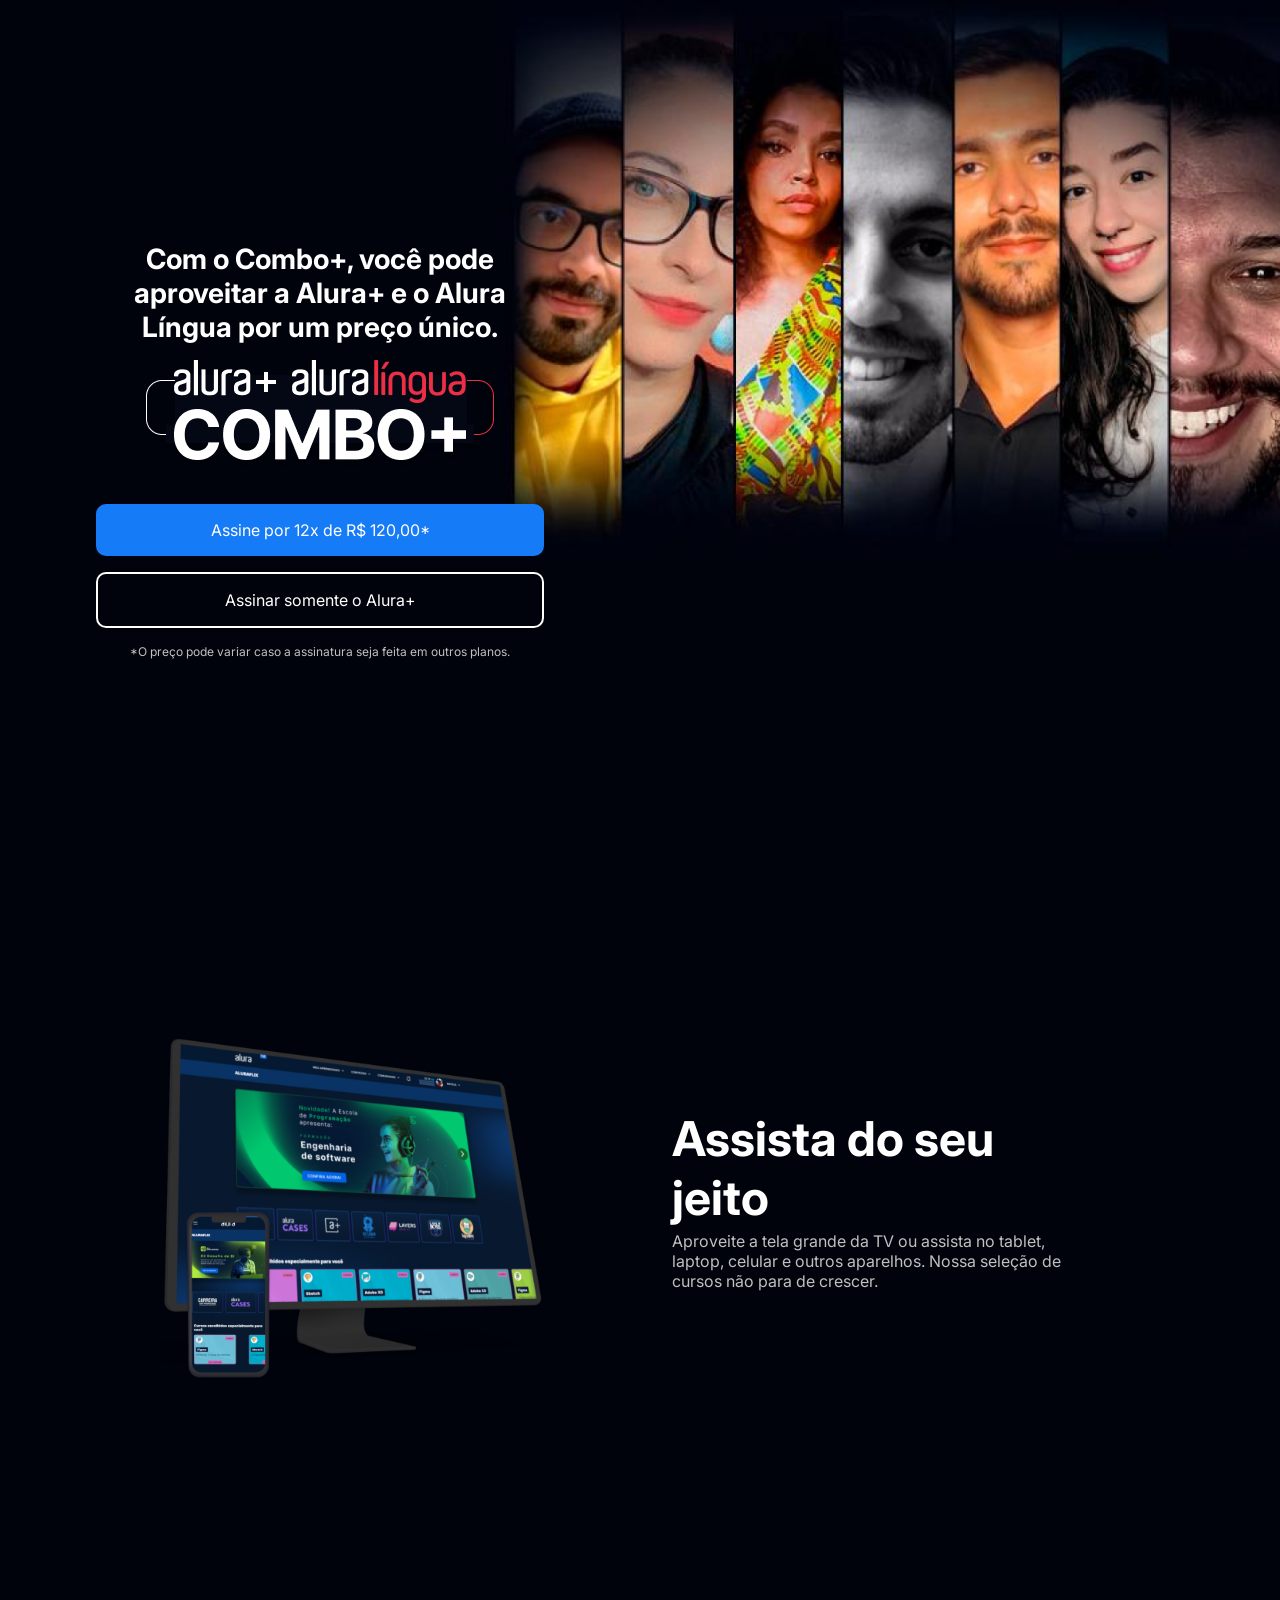
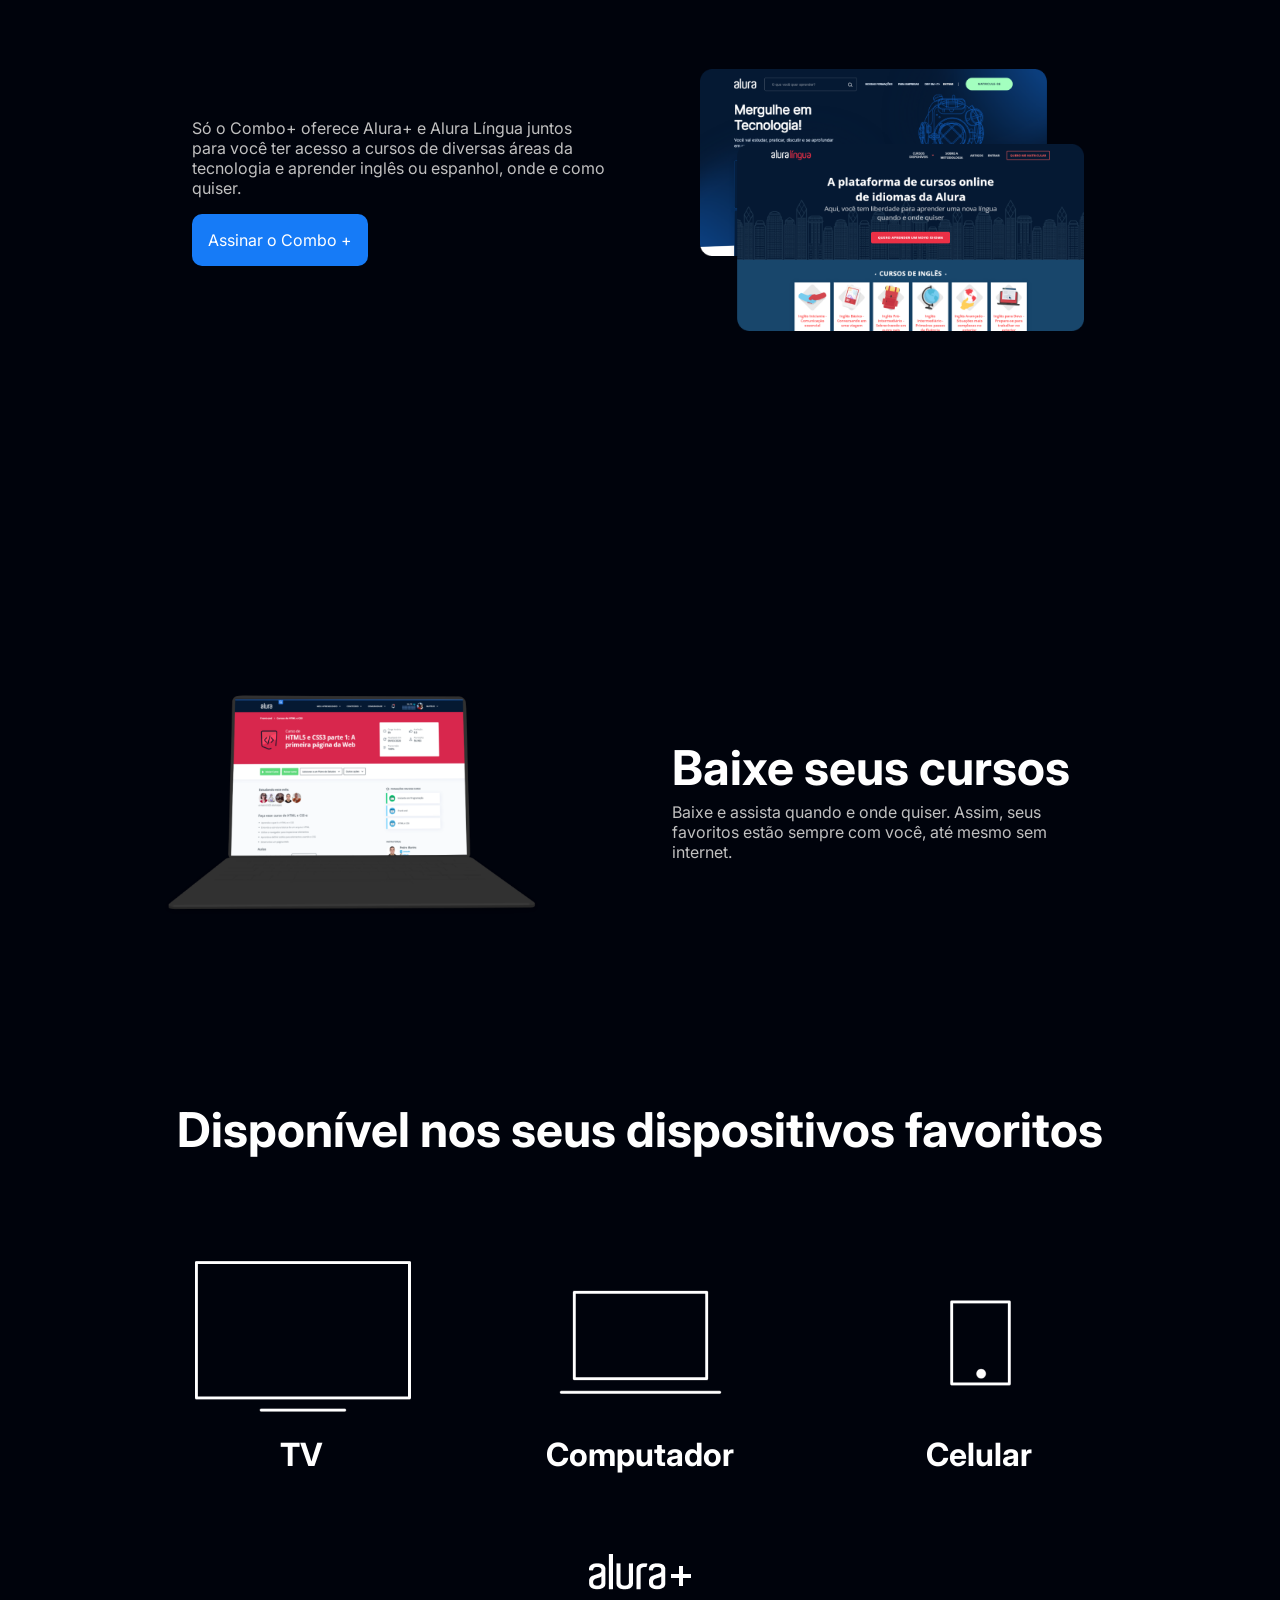
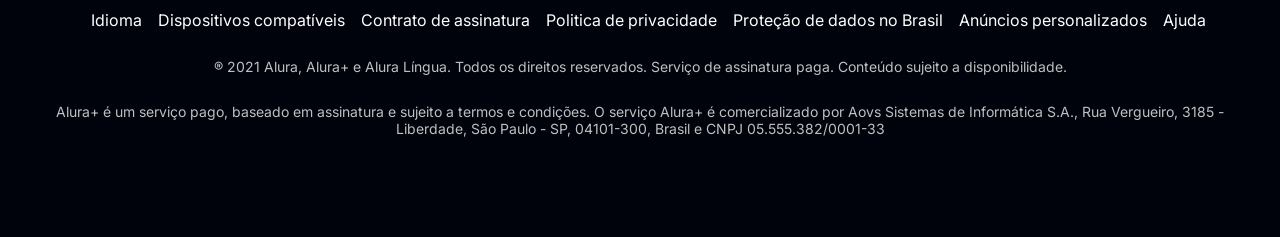
<file: alura-plus/index.html>
<!DOCTYPE html>
<html lang="pt-br">
<head>
    <meta charset="UTF-8">
    <meta name="viewport" content="width=device-width, initial-scale=1.0">
    <title>Alura PLus</title>
    <link rel="shortcut icon" href="img/favicon_renato.ico" type="image/x-icon">
    <link rel="stylesheet" href="style.css">
    <link rel="preconnect" href="https://fonts.googleapis.com">
<link rel="preconnect" href="https://fonts.gstatic.com" crossorigin>
<link href="https://fonts.googleapis.com/css2?family=Inter:ital,opsz,wght@0,14..32,100..900;1,14..32,100..900&display=swap" rel="stylesheet">
</head>
<body>
    <section class="principal container">
        <div class="container__caixa">
            <h1 class="container__titulo">Com o Combo+, você pode aproveitar a Alura+ e o Alura Língua por um preço único.</h1>
            <img class="container__imagem" src="img/Combo.png" alt="O combo mais é a junção do Alura+ e o Alura língua">
            <a class="container__botao" href="https://www.alura.com.br/" target="_blank">Assine por 12x de R$ 120,00*</a>
            <a class="container__botao botao_secundario" href="https://www.alura.com.br/" target="_blank">Assinar somente o Alura+</a>
            <p class="container__aviso">*O preço pode variar caso a assinatura seja feita em outros planos.</p>
        </div>
    </section>

    <section class="container secundario">
        <img class="secundario__imagem" src="img/Plataformas.png" alt="Um monitor e um celular com Alura plus aberto">
        <div class="container__descricao">
            <h2 class="descricao__titulo">Assista do seu jeito</h2>
            <p class="descricao__texto">Aproveite a tela grande da TV ou assista no tablet, laptop, celular e outros aparelhos. Nossa seleção de cursos não para de crescer.</p>
        </div>
    </section>

    <section class="container secundario">
        <div class="container__descricao">
            <p class="descricao__texto">Só o Combo+ oferece Alura+ e Alura Língua juntos para você ter acesso a cursos de diversas áreas da tecnologia e aprender inglês ou espanhol, onde e como quiser.</p>
            <a class="container__botao secundario__botao" href="https://www.alura.com.br/">Assinar o Combo +</a>
        </div>
        <img class="secundario__imagem direita" src="img/Telas.png" alt="Tela do Alura Plus e do Alura Línguas">
    </section>

    <section class="container secundario">
        <img class="secundario__imagem" src="img/Notebook.png" alt="Um notebook com cursos da Alura">
        <div class="container__descricao">
            <h2 class="descricao__titulo">Baixe seus cursos</h2>
            <p class="descricao__texto">Baixe e assista quando e onde quiser. Assim, seus favoritos estão sempre com você, até mesmo sem internet.</p>
        </div>
    </section>

    <section class="dispositivos">
        <h2 class="dispositivos__titulo">Disponível nos seus dispositivos favoritos</h2>
        <ul class="dispositivos__lista">
            <li>
                <img src="img/tv.png" alt="ícone de televisão">
                <h3 class="lista__item">TV</h3>
            </li>
            <li>
                <img src="img/computador.png" alt="ícone de computador">
                <h3 class="lista__item">Computador</h3>
            </li>
            <li>
                <img src="img/celular.png" alt="ícone de celular">
                <h3 class="lista__item">Celular</h3>
            </li>
        </ul>
    </section>

    <footer class="rodape">
        <img class="rodape__logo" src="img/Logo.png" alt="Alura plus">
        <ul class="rodape__lista">
            <li class="lista__link">
                <a href="#">Idioma</a>
            </li>
            <li class="lista__link">
                <a href="#">Dispositivos compatíveis</a>
            </li>
            <li class="lista__link">
                <a href="#">Contrato de assinatura</a>
            </li>
            <li class="lista__link">
                <a href="#">Politica de privacidade</a>
            </li>
            <li class="lista__link">
                <a href="#">Proteção de dados no Brasil</a>
            </li>
            <li class="lista__link">
                <a href="#">Anúncios personalizados</a>
            </li>
            <li class="lista__link">
                <a href="#">Ajuda</a>
            </li>
        </ul>
        <p class="rodape__texto">® 2021 Alura, Alura+ e Alura Língua. Todos os direitos reservados. Serviço de assinatura paga. Conteúdo sujeito a disponibilidade.</p>
        <p class="rodape__texto">Alura+ é um serviço pago, baseado em assinatura e sujeito a termos e condições. O serviço Alura+ é comercializado por Aovs Sistemas de Informática S.A., Rua Vergueiro, 3185 - Liberdade, São Paulo - SP, 04101-300, Brasil e CNPJ 05.555.382/0001-33</p>
    </footer>
</body>
</html>
</file>
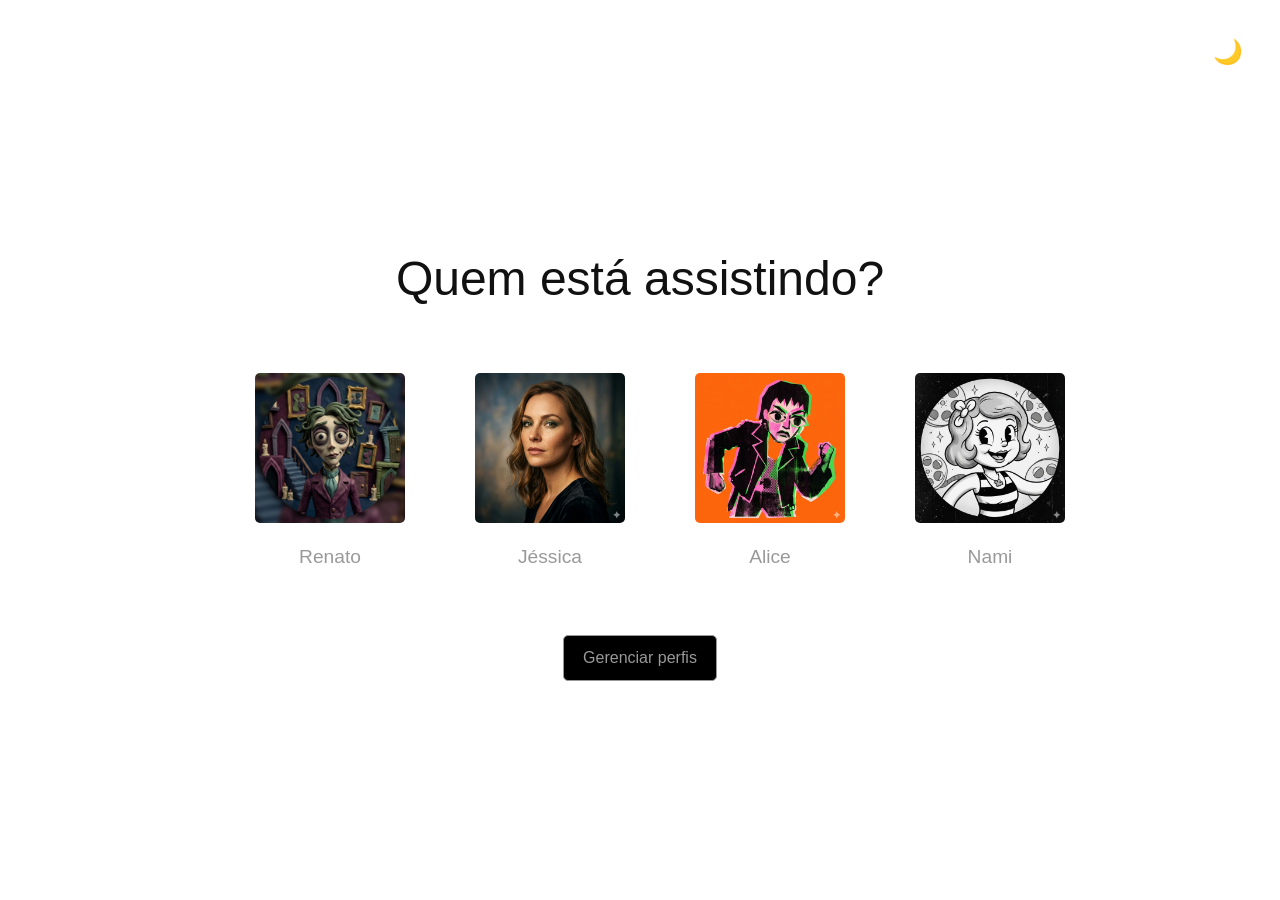
<file: netflix/index.html>
<!DOCTYPE html>
<html lang="pt-br">
<head>
    <meta charset="UTF-8">
    <meta name="viewport" content="width=device-width, initial-scale=1.0">
    <title>Netflix</title>
    <link rel="stylesheet" href="style.css">
</head>
<body>
    <main>
        <h1>Quem está assistindo?</h1>
        <button id="theme-toggle" aria-label="Alternar entre modo claro e escuro">Modo Claro</button>
        <nav aria-label="Seleção de perfis">
            <ul class="profiles">
                <li class="profile">
                    <a href="catalogo/catalogo.html" class="perfil">
                        <img src="assets/perfil-1.png" alt="Perfil 1">
                        <p>Renato</p>
                    </a>
                </li>
                <li class="profile">
                    <a href="catalogo/catalogo.html" class="perfil">
                        <img src="assets/perfil-2.png" alt="Perfil 2">
                        <p>Jéssica</p>
                    </a>
                </li>
                <li class="profile">
                    <a href="catalogo/catalogo.html" class="perfil">
                        <img src="assets/perfil-3.png" alt="Perfil 3">
                        <p>Alice</p>
                    </a>
                </li>
                <li class="profile">
                    <a href="catalogo/catalogo.html" class="perfil">
                        <img src="assets/perfil-4.png" alt="Perfil 4">
                        <p>Nami</p>
                    </a>
                </li>
            </ul>
        </nav>
        <button id="manage-profiles">Gerenciar perfis</button>
    </main>

    
    <script src="script.js"></script>
    <script src="js/index.js"></script>
</body>
</html>
</file>
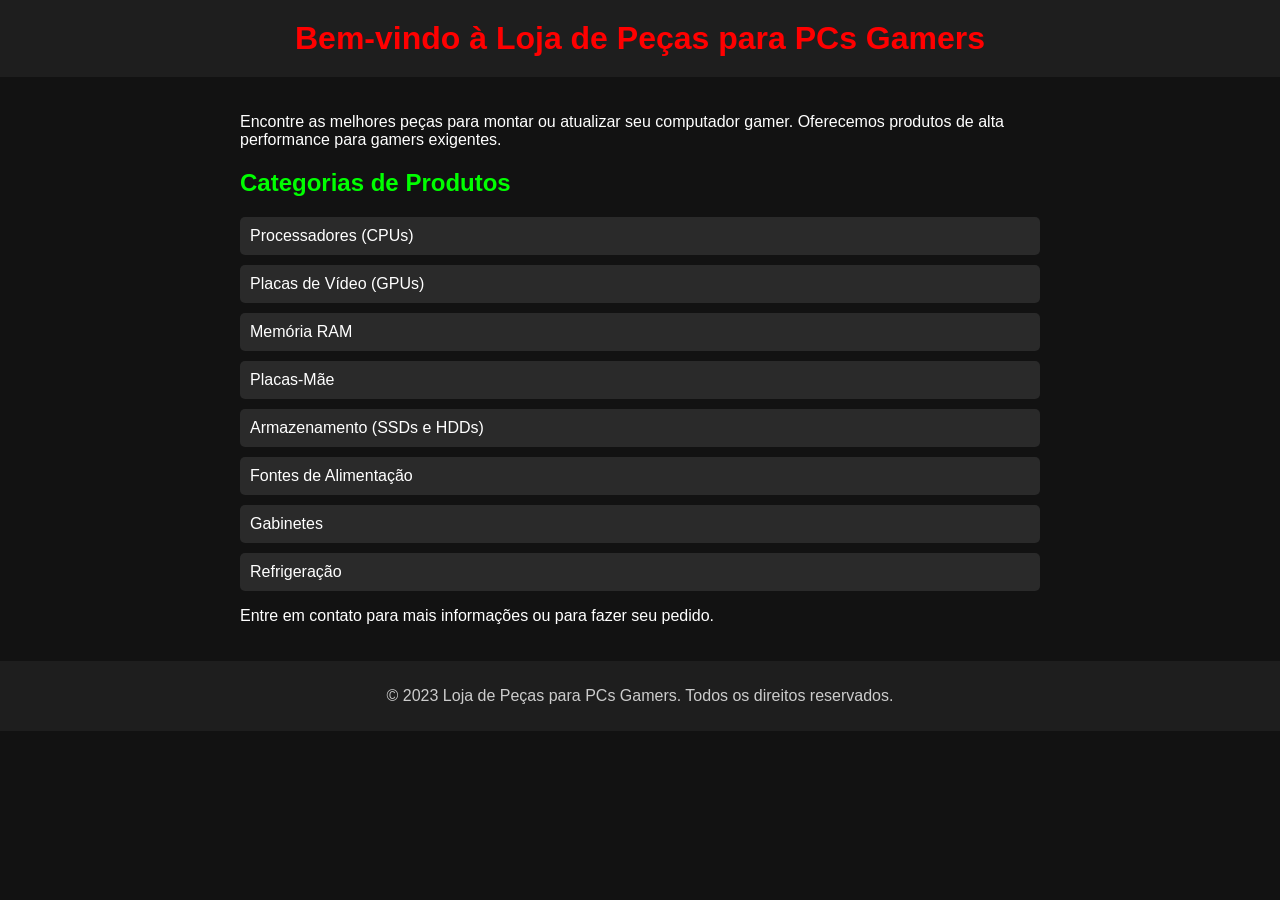
<file: primeiro-site/index.html>
<!DOCTYPE html>
<html lang="pt-br">
<head>
    <meta charset="UTF-8">
    <meta name="viewport" content="width=device-width, initial-scale=1.0">
    <title>Loja de Peças para PCs Gamers</title>
    <link rel="stylesheet" href="style.css">
</head>
<body>
    <header>
        <h1>Bem-vindo à Loja de Peças para PCs Gamers</h1>
    </header>
    <main>
        <p>Encontre as melhores peças para montar ou atualizar seu computador gamer. Oferecemos produtos de alta performance para gamers exigentes.</p>
        <h2>Categorias de Produtos</h2>
        <ul>
            <li>Processadores (CPUs)</li>
            <li>Placas de Vídeo (GPUs)</li>
            <li>Memória RAM</li>
            <li>Placas-Mãe</li>
            <li>Armazenamento (SSDs e HDDs)</li>
            <li>Fontes de Alimentação</li>
            <li>Gabinetes</li>
            <li>Refrigeração</li>
        </ul>
        <p>Entre em contato para mais informações ou para fazer seu pedido.</p>
    </main>
    <footer>
        <p>&copy; 2023 Loja de Peças para PCs Gamers. Todos os direitos reservados.</p>
    </footer>
</body>
</html>
</file>
<file: alura-plus/style.css>
* {
    margin: 0;
    padding: 0;
}

:root {
    --branco-principal: #FFFFFF;
    --cinza-secundario: #C0C0C0;
    --botao-azul: #167BF7;
    --botao-azul-efeito: #3C92f4;
    --cor-de-fundo: #00030C;
    --fonte-principal: 'Inter';
}

body {
    background: var(--cor-de-fundo);
    color: var(--branco-principal);
    font-family: var(--fonte-principal);
}

.principal {
    background-image: url(img/Background.png);
    background-repeat: no-repeat;
    background-size: contain;
    align-items: center;
    text-align: center;
}

.container {
    height: 100vh;
    display: grid;
    grid-template-columns: 50% 50%;
}

.container__caixa {
    margin: 0 6em;
}

.container__titulo {
    font-size: 28px;
    font-weight: 700;
}

.container__imagem {
    margin: 1em 0 2em 0;
}

.container__botao {
    background: var(--botao-azul);
    color: var(--branco-principal);
    border-radius: 10px;
    padding: 1em;
    text-decoration: none;
    display: block;
    margin-bottom: 1em;
}

.botao_secundario {
    background: transparent;
    border: 2px solid var(--branco-principal);
}

.container__aviso {
    font-size: 12px;
    color: var(--cinza-secundario);
}

.secundario {
    max-height: 600px;
    align-items: center;
    margin: 0 10em;
}

.secundario__imagem {
    max-width: 80%;
    width: 498px;
}

.descricao__titulo {
    font-size: 48px;
    font-weight: 700;
    color: var(--branco-principal);
    margin-bottom: 0.1em;
}

.descricao__texto {
    color: var(--cinza-secundario);
}

.container__descricao {
    padding: 2em;
}

.secundario__botao {
    display: inline-block;
    margin-top: 1em;
}

.direita {
    margin-left: 60px;
}

.dispositivos__lista {
    display: flex;
    justify-content: center;
    list-style-type: none;
    margin: 5em 0;
}

.dispositivos {
    text-align: center;
}

.dispositivos__titulo {
    font-size: 48px;
    color: var(--branco-principal);
}

.lista__item {
    font-size: 32px;
    color: var(--branco-principal);
}

.rodape {
    max-width: 1200px;
    margin: 0 auto 100px;
    text-align: center;
}

.rodape__lista {
    display: flex;
    justify-content: center;
    list-style-type: none;
    margin-top: 1em;
}

.lista__link a {
    text-decoration: none;
    color: var(--branco-principal);
    margin-left: 1em;
}

.lista__link a:hover {
    color: var(--botao-azul);
}

.lista__link a:active {
    color: purple;
}

.rodape__texto {
    margin: 2em 0;
    font-size: 14px;
    color: var(--cinza-secundario);
}

.container__botao:hover {
    background: var(--botao-azul-efeito);
    color: var(--cor-de-fundo);
}
</file>
<file: netflix/style.css>
/* Estilos inspirados na Netflix */

:root {
    --bg-color: #000; /* cor de fundo padrão dark */
    --text-color: #fff; /* cor do texto padrão dark */
    --card-bg: rgba(255, 255, 255, 0.06); /* fundo leve do card */
}

body.light-mode {
    --bg-color: #fff; /* cor de fundo no light mode */
    --text-color: #111; /* texto escuro no light mode */
    --card-bg: rgba(0, 0, 0, 0.04); /* fundo leve do card light */
}

body {
    background-color: var(--bg-color); /* usa variável de tema */
    color: var(--text-color); /* usa variável de tema */
    font-family: 'Helvetica Neue', Helvetica, Arial, sans-serif; /* fonte limpa e moderna */
    margin: 0; /* remove margem padrão do navegador */
    padding: 0; /* remove espaçamento interno padrão */
    display: flex; /* usa flexbox para centralizar conteúdo */
    justify-content: center; /* centraliza horizontalmente */
    align-items: center; /* centraliza verticalmente */
    min-height: 100vh; /* ocupa altura total da tela */
    position: relative; /* contexto de posicionamento para o botão */
}

main {
    text-align: center; /* centraliza texto */
    max-width: 1200px; /* largura máxima do container */
    width: 100%; /* ocupa 100% da largura disponível */
}

h1 {
    font-size: 3rem; /* tamanho grande para título */
    margin-bottom: 3rem; /* espaço abaixo do título */
    font-weight: 300; /* peso de fonte leve */
}

a {
    text-decoration: none; /* remove sublinhado dos links */
}

.profiles {
    display: flex; /* layout flexível para perfis */
    justify-content: center; /* centraliza perfil horizontalmente */
    gap: 2rem; /* espaço entre perfis */
    flex-wrap: wrap; /* quebra linhas em telas menores */
}

#manage-profiles {
    margin: 2rem auto 0; /* espaço acima e centralizado */
    display: block;
    background-color: #000; /* botão sempre preto */
    color: #999; /* mesma cor dos nomes */
    border: 1px solid #999;
    padding: 0.8rem 1.2rem;
    font-size: 1rem;
    border-radius: 5px;
    cursor: pointer;
    transition: color 0.3s ease, border-color 0.3s ease;
}

#manage-profiles:hover {
    color: #fff;
    border-color: #fff;
}

.profile {
    display: flex; /* usa flexbox no perfil */
    flex-direction: column; /* conteúdo vertical */
    align-items: center; /* alinha itens ao centro */
    cursor: pointer; /* indica elemento clicável */
    background-color: var(--bg-color); /* mesmo fundo da página */
    border-radius: 10px; /* bordas arredondadas */
    padding: 1rem; /* espaço interno do card */
}

.profile:hover {
    /* sem escala no hover */
}

.profile img {
    width: 150px; /* largura da imagem do perfil */
    height: 150px; /* altura da imagem do perfil */
    border-radius: 8px; /* borda levemente arredondada */
    object-fit: cover; /* mantém proporção da imagem */
    border: 3px solid transparent; /* borda inicial transparente */
    transition: border-color 0.3s ease; /* animação da borda */
}

.profile:hover img {
    border-color: #fff; /* borda branca no hover */
}

.profile p {
    margin-top: 1rem; /* espaço acima do nome */
    font-size: 1.2rem; /* tamanho do texto do nome */
    font-weight: 400; /* peso normal */
    color: #999; /* nome em cinza */
    transition: color 0.3s ease;
}

.profile:hover p {
    color: #fff; /* nome branco no hover */
}

#theme-toggle {
    position: fixed; /* posiciona em relação à tela */
    top: 2rem; /* distância do topo */
    right: 2rem; /* distância do lado direito */
    width: 40px; /* tamanho */
    height: 40px; /* tamanho */
    font-size: 1.5rem; /* ícones maiores */
    background: transparent; /* fundo transparente */
    border: none; /* sem borda */
    border-radius: 50%; /* botão circular */
    cursor: pointer; /* cursor clicável */
    transition: transform 0.3s ease; /* transição suave */
    display: flex; /* flex para centralizar ícone */
    align-items: center; /* centraliza verticalmente */
    justify-content: center; /* centraliza horizontalmente */
    color: var(--text-color); /* cor dinâmica */
    padding: 0; /* sem padding */
}

#theme-toggle:hover {
    transform: scale(1.15); /* aumenta um pouco no hover */
}


/* Responsividade */
@media (max-width: 768px) {
    h1 {
        font-size: 2rem; /* título menor em telas pequenas */
    }
    .profile img {
        width: 120px; /* imagem menor em telas pequenas */
        height: 120px; /* imagem menor em telas pequenas */
    }
    .profiles {
        gap: 1rem; /* menos espaço entre perfis em telas pequenas */
    }
}
</file>
<file: primeiro-site/style.css>
body {
    font-family: Arial, sans-serif;
    background-color: #121212;
    color: #ffffff;
    margin: 0;
    padding: 0;
}

header {
    background-color: #1e1e1e;
    text-align: center;
    padding: 20px;
}

h1 {
    margin: 0;
    color: #ff0000;
}

main {
    padding: 20px;
    max-width: 800px;
    margin: 0 auto;
}

h2 {
    color: #00ff00;
}

ul {
    list-style-type: none;
    padding: 0;
}

li {
    background-color: #2a2a2a;
    margin: 10px 0;
    padding: 10px;
    border-radius: 5px;
}

footer {
    text-align: center;
    padding: 10px;
    background-color: #1e1e1e;
    color: #cccccc;
}
</file>
